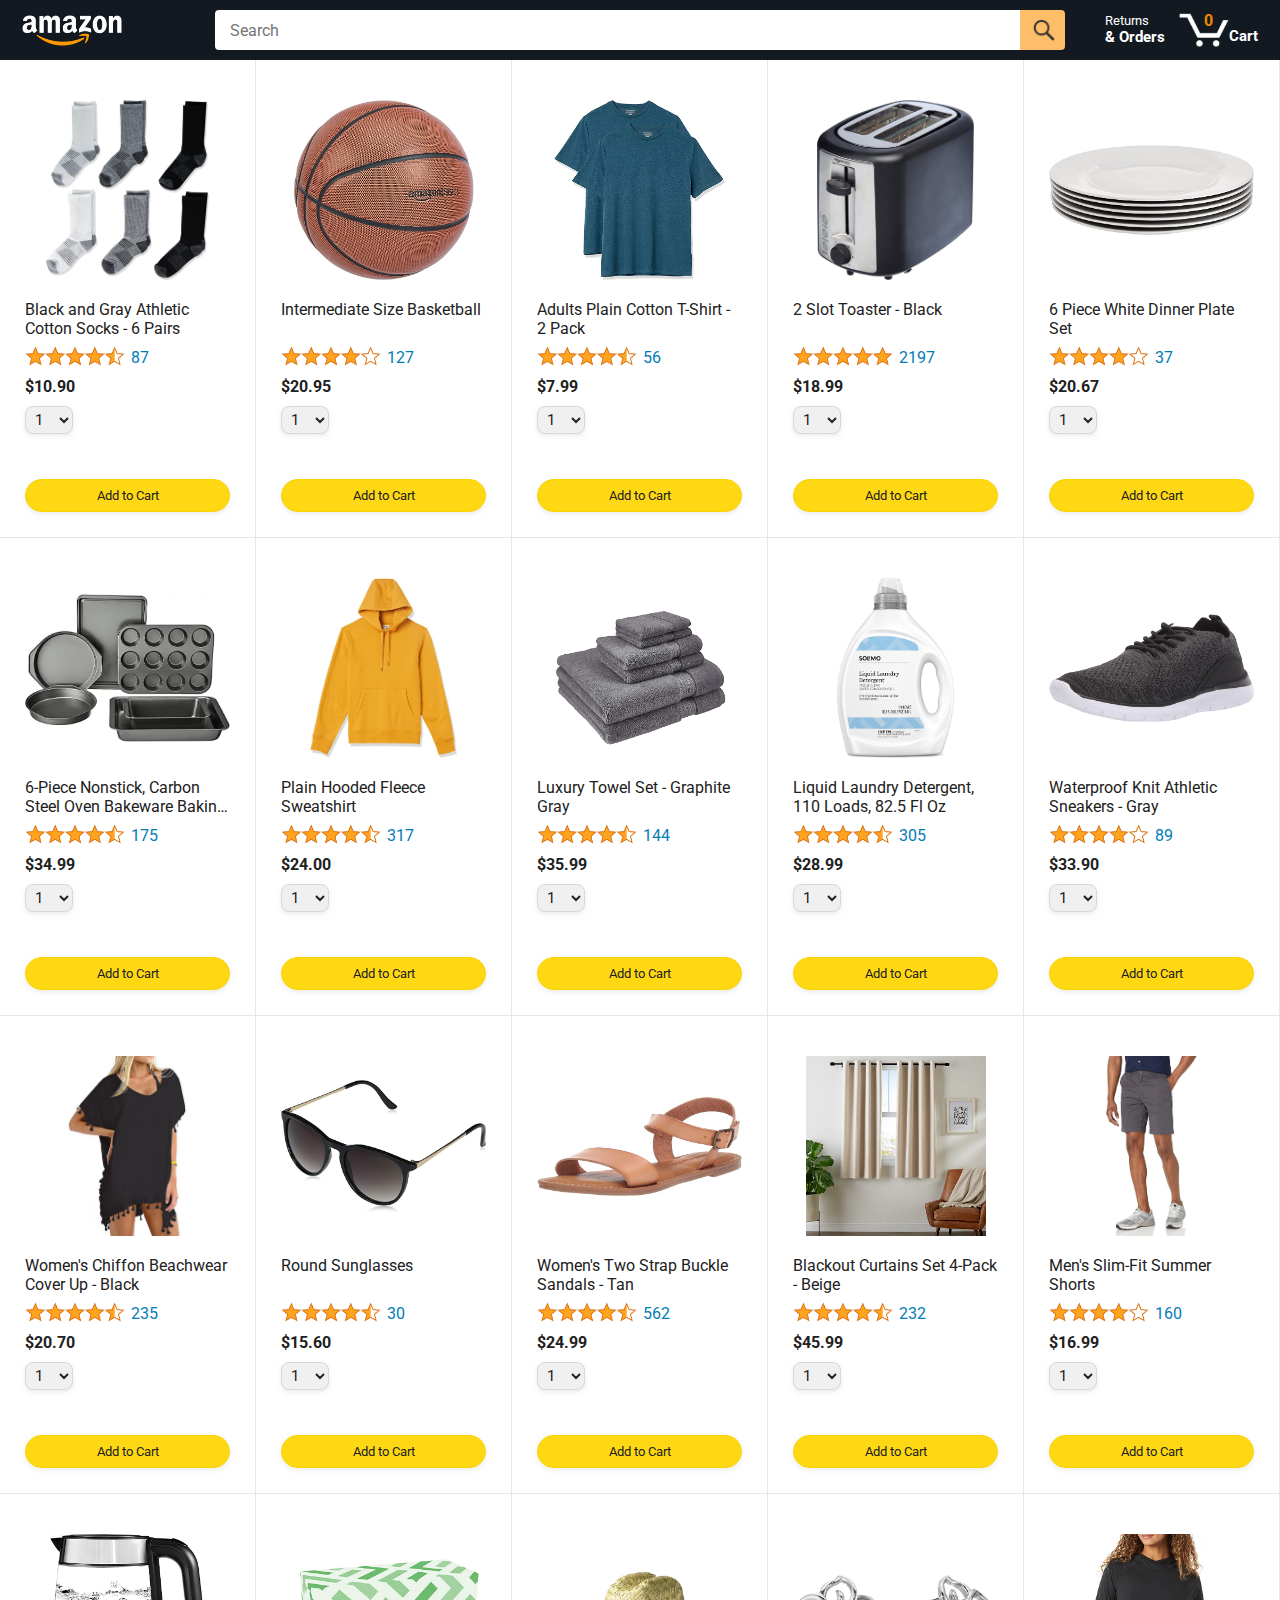
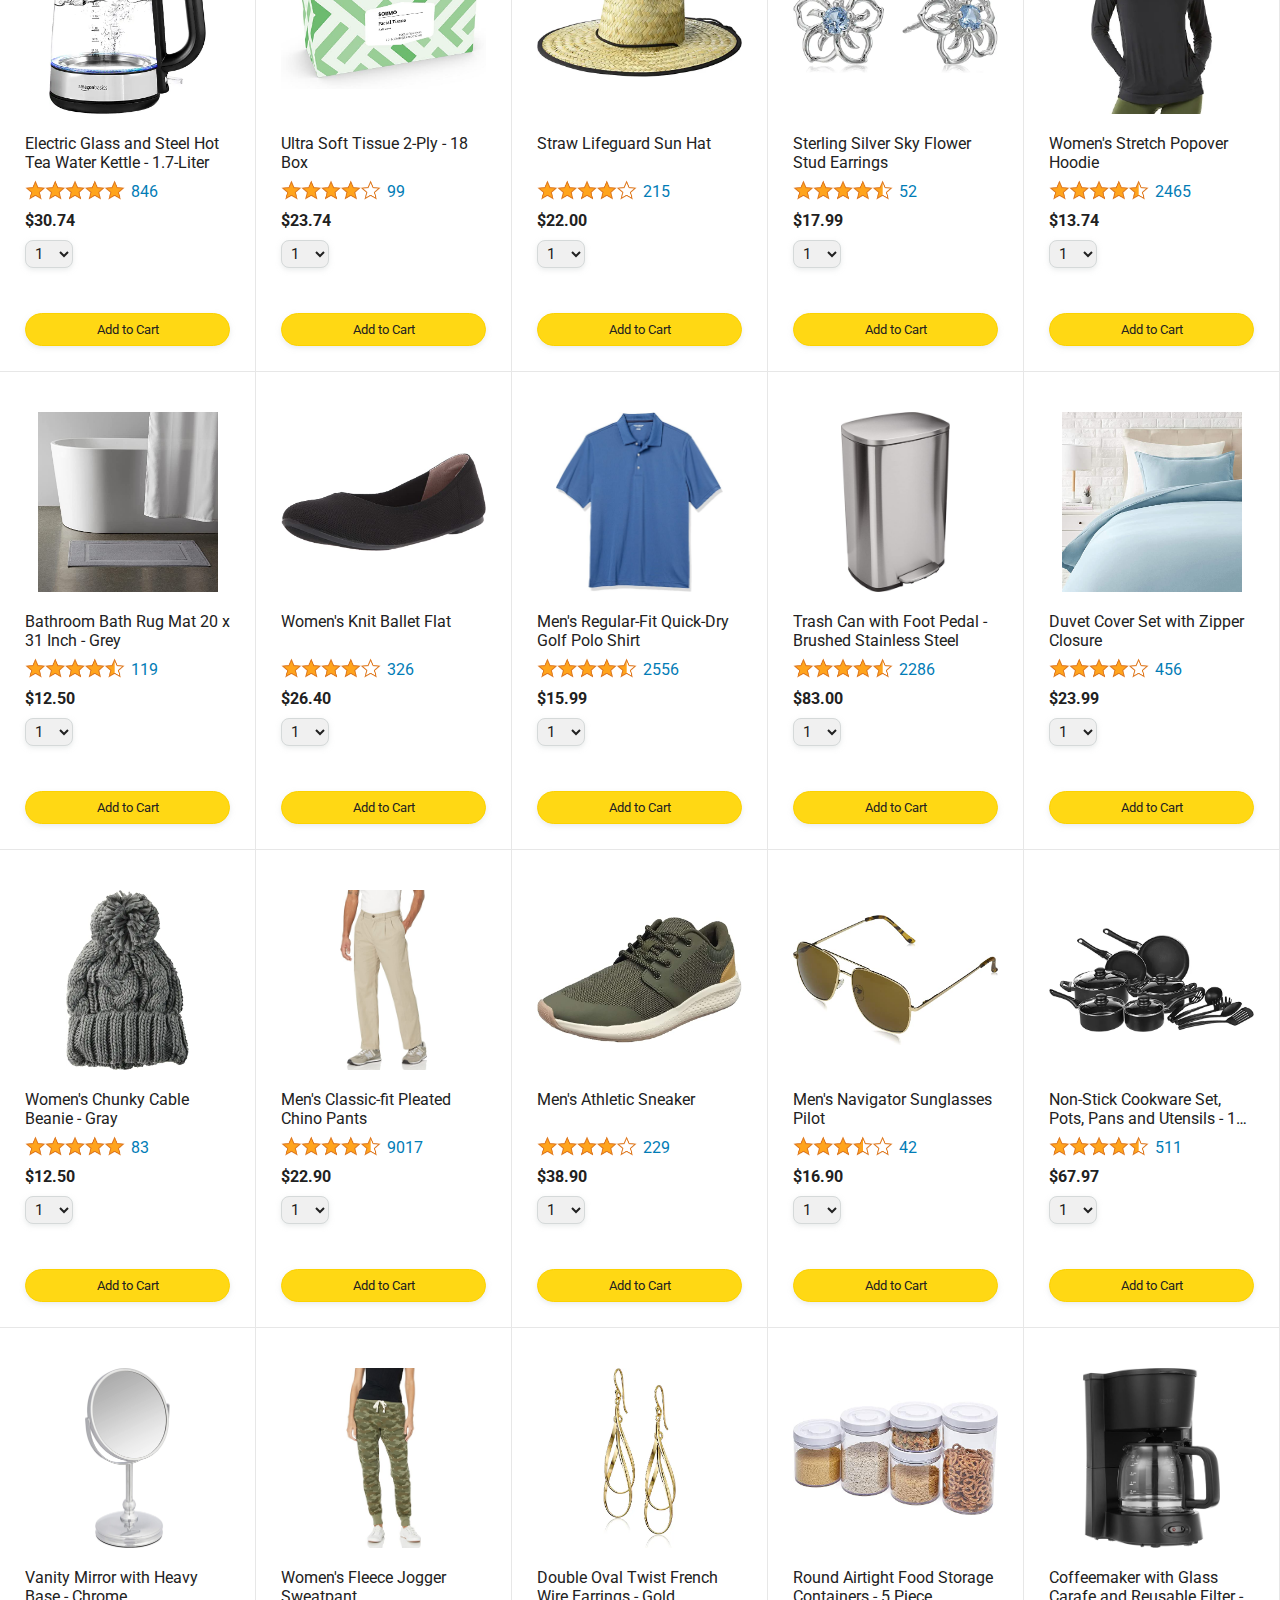
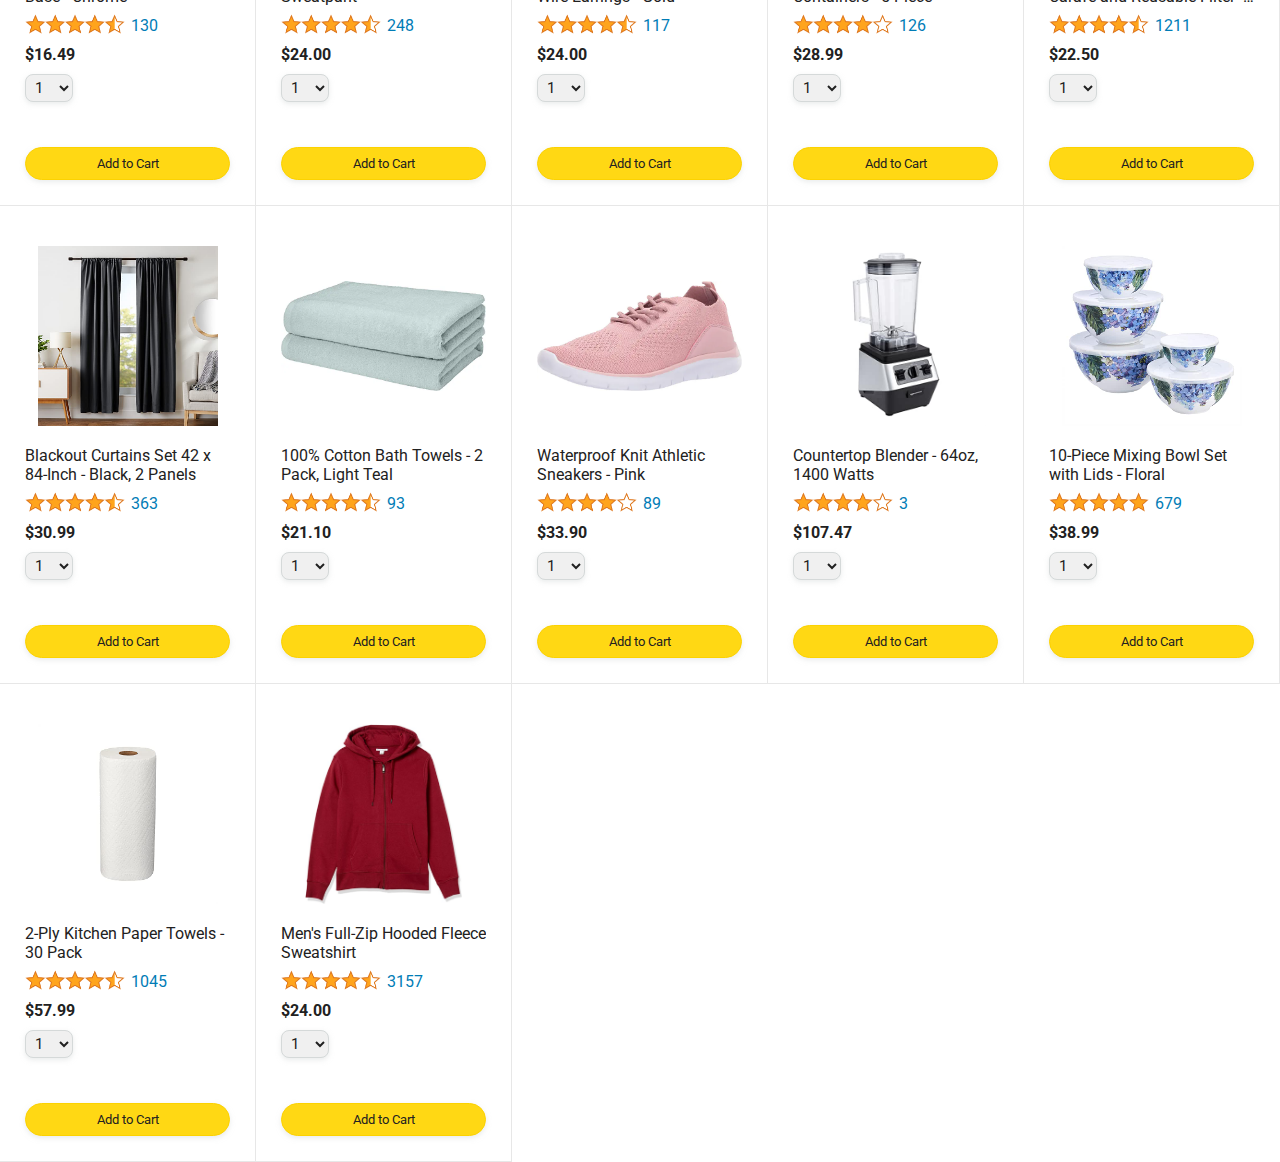
<file: index.html>
<!DOCTYPE html>
<html>
  <head>
    <title>Amazon Project</title>
    <meta name="viewport" content="width=device-width, initial-scale=1" />

    <!-- Google Fonts -->
    <link rel="preconnect" href="https://fonts.googleapis.com" />
    <link rel="preconnect" href="https://fonts.gstatic.com" crossorigin />
    <link
      href="https://fonts.googleapis.com/css2?family=Roboto:wght@400;500;700&display=swap"
      rel="stylesheet"
    />

    <!-- CSS Files -->
    <link rel="stylesheet" href="styles/shared/general.css" />
    <link rel="stylesheet" href="styles/shared/amazon-header.css" />
    <link rel="stylesheet" href="styles/pages/amazon.css" />
  </head>
  <body>
    <div class="amazon-header">
      <div class="amazon-header-left-section">
        <a href="index.html" class="header-link">
          <img class="amazon-logo" src="images/amazon-logo-white.png" />
          <img
            class="amazon-mobile-logo"
            src="images/amazon-mobile-logo-white.png"
          />
        </a>
      </div>

      <div class="amazon-header-middle-section">
        <input class="search-bar" type="text" placeholder="Search" />

        <button class="search-button">
          <img class="search-icon" src="images/icons/search-icon.png" />
        </button>
      </div>

      <div class="amazon-header-right-section">
        <a class="orders-link header-link" href="orders.html">
          <span class="returns-text">Returns</span>
          <span class="orders-text">& Orders</span>
        </a>

        <a class="cart-link header-link" href="checkout.html">
          <img class="cart-icon" src="images/icons/cart-icon.png" />
          <div class="cart-quantity js-cart-quantity">0</div>
          <div class="cart-text">Cart</div>
        </a>
      </div>
    </div>

    <div class="main">
      <div class="products-grid js-products-grid"></div>
    </div>

    <script src="data/cart.js"></script>
    <script src="data/products.js"></script>
    <script src="scripts/amazon.js"></script>
  </body>
</html>
</file>
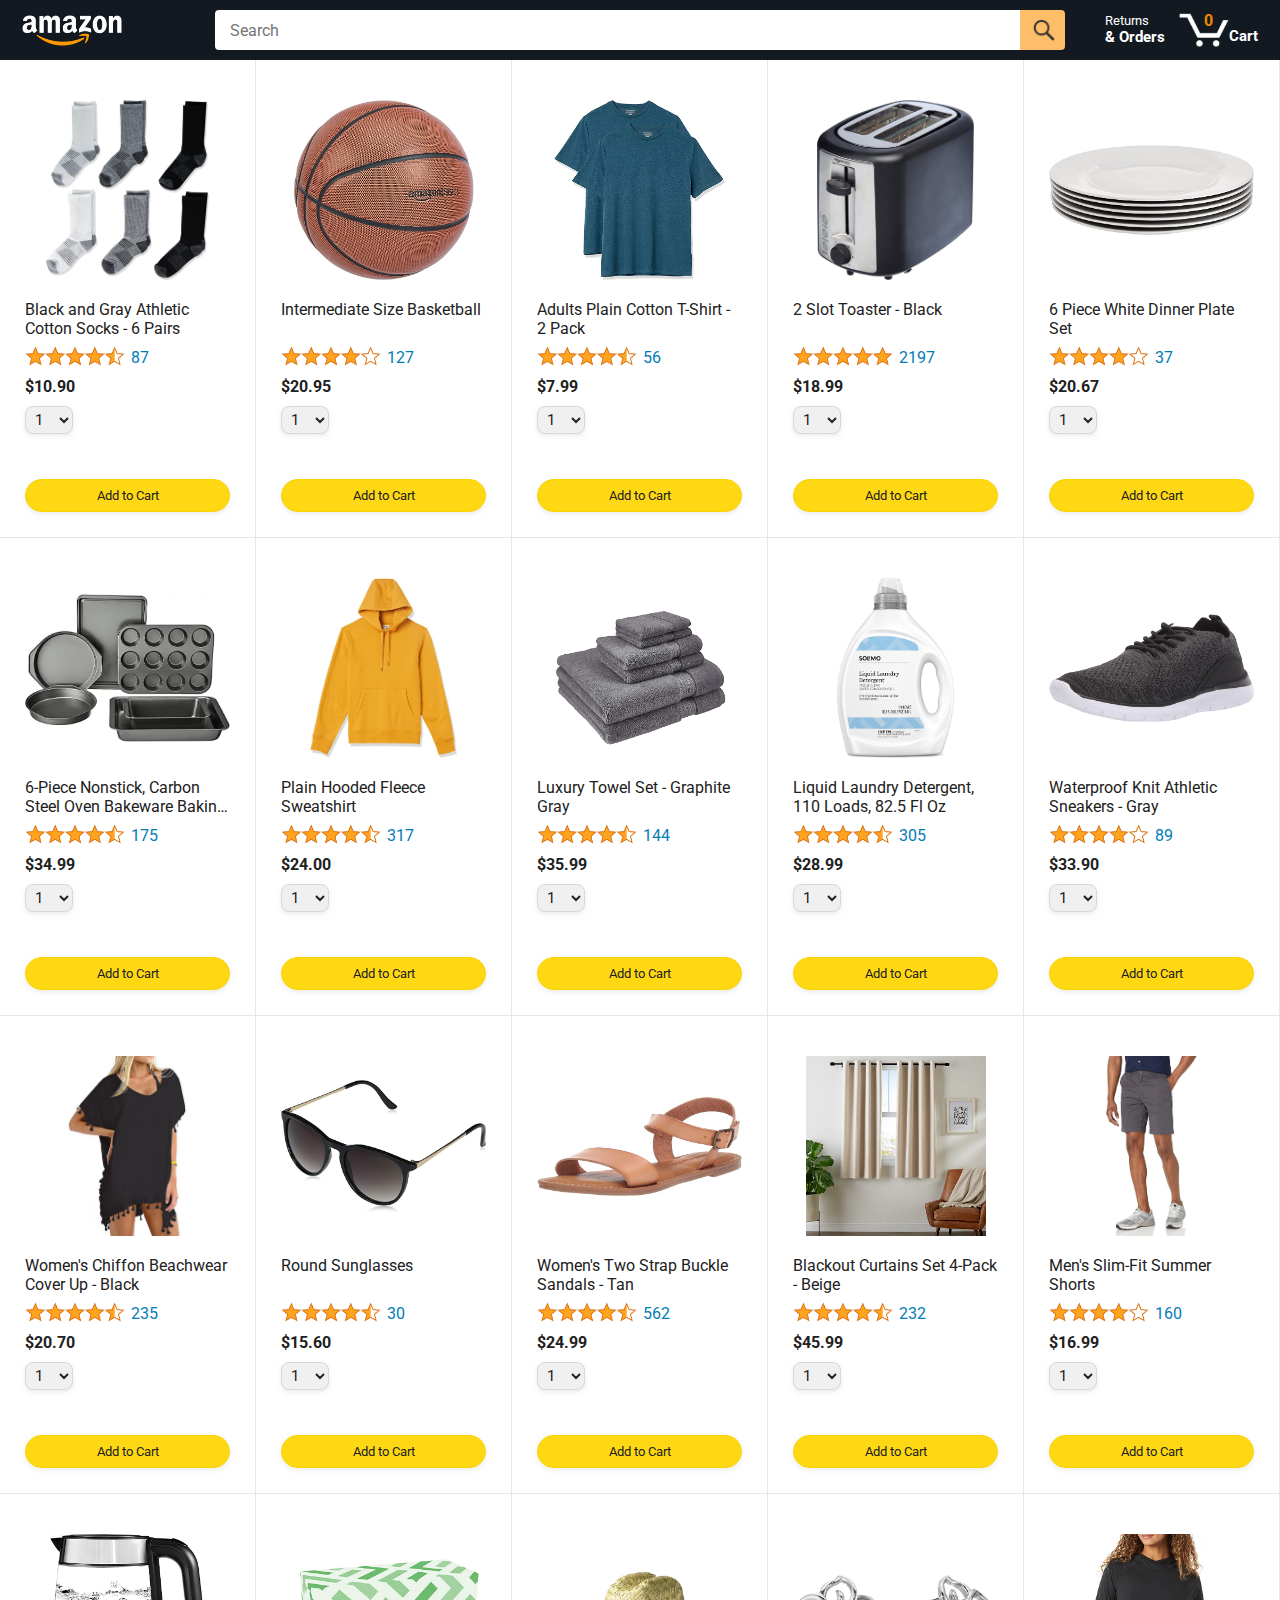
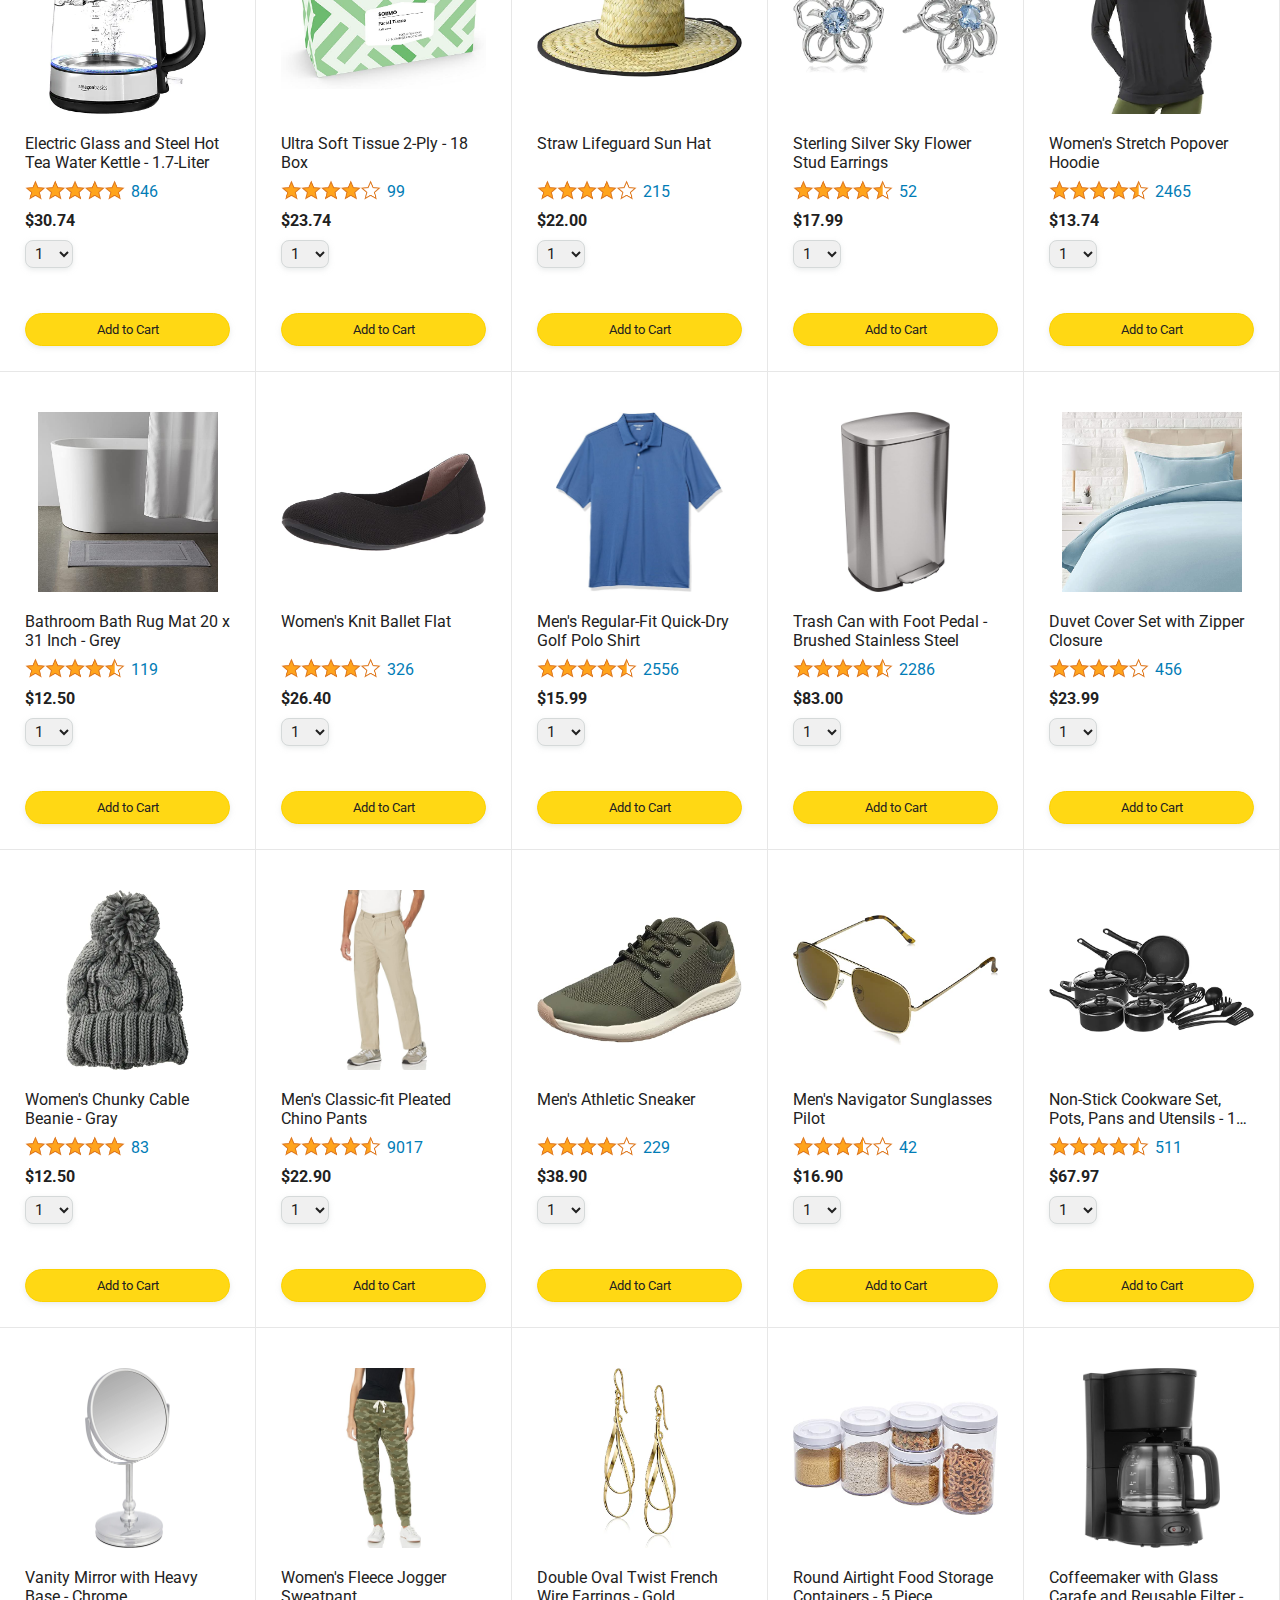
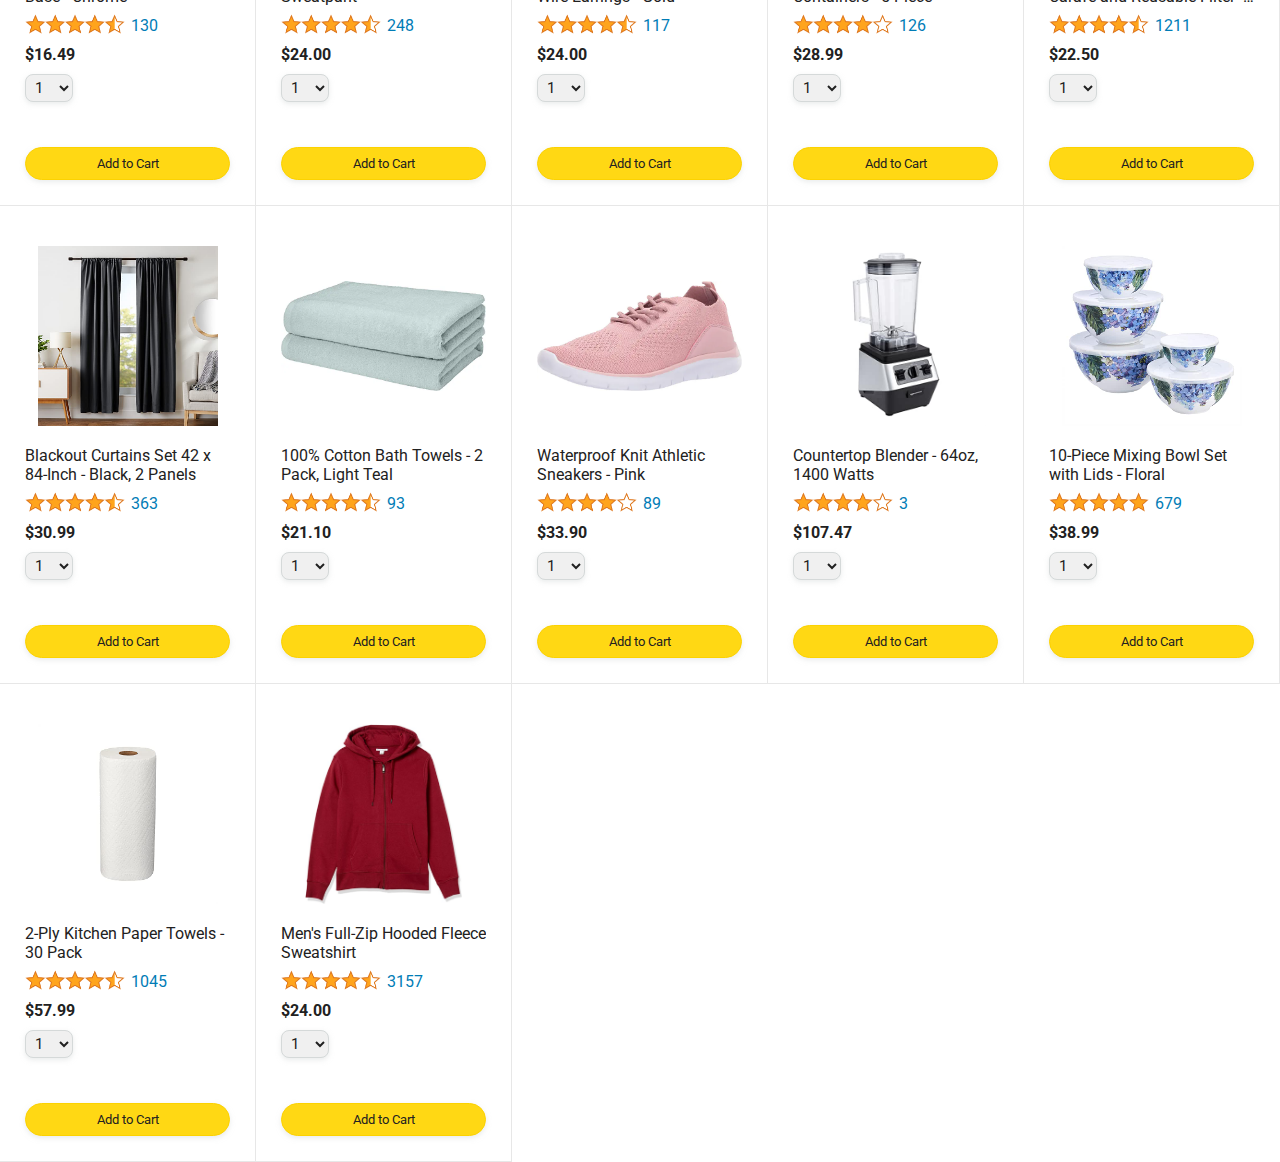
<file: amazon.html>
<!DOCTYPE html>
<html>
  <head>
    <title>Amazon Project</title>

    <!-- This code is needed for responsive design to work.
      (Responsive design = make the website look good on
      smaller screen sizes like a phone or a tablet). -->
    <meta name="viewport" content="width=device-width, initial-scale=1">

    <!-- Load a font called Roboto from Google Fonts. -->
    <link rel="preconnect" href="https://fonts.googleapis.com">
    <link rel="preconnect" href="https://fonts.gstatic.com" crossorigin>
    <link href="https://fonts.googleapis.com/css2?family=Roboto:wght@400;500;700&display=swap" rel="stylesheet">

    <!-- Here are the CSS files for this page. -->
    <link rel="stylesheet" href="styles/shared/general.css">
    <link rel="stylesheet" href="styles/shared/amazon-header.css">
    <link rel="stylesheet" href="styles/pages/amazon.css">
  </head>
  <body>
    <div class="amazon-header">
      <div class="amazon-header-left-section">
        <a href="amazon.html" class="header-link">
          <img class="amazon-logo"
            src="images/amazon-logo-white.png">
          <img class="amazon-mobile-logo"
            src="images/amazon-mobile-logo-white.png">
        </a>
      </div>

      <div class="amazon-header-middle-section">
        <input class="search-bar" type="text" placeholder="Search">

        <button class="search-button">
          <img class="search-icon" src="images/icons/search-icon.png">
        </button>
      </div>

      <div class="amazon-header-right-section">
        <a class="orders-link header-link" href="orders.html">
          <span class="returns-text">Returns</span>
          <span class="orders-text">& Orders</span>
        </a>

        <a class="cart-link header-link" href="checkout.html">
          <img class="cart-icon" src="images/icons/cart-icon.png">
          <div class="cart-quantity js-cart-quantity">0</div>
          <div class="cart-text">Cart</div>
        </a>
      </div>
    </div>

    <div class="main">
      <div class="products-grid js-products-grid">
      </div>
    </div>

    <script src="data/cart.js"></script>
    <script src="data/products.js"></script>
    <script src="scripts/amazon.js"></script>
  </body>
</html>
</file>
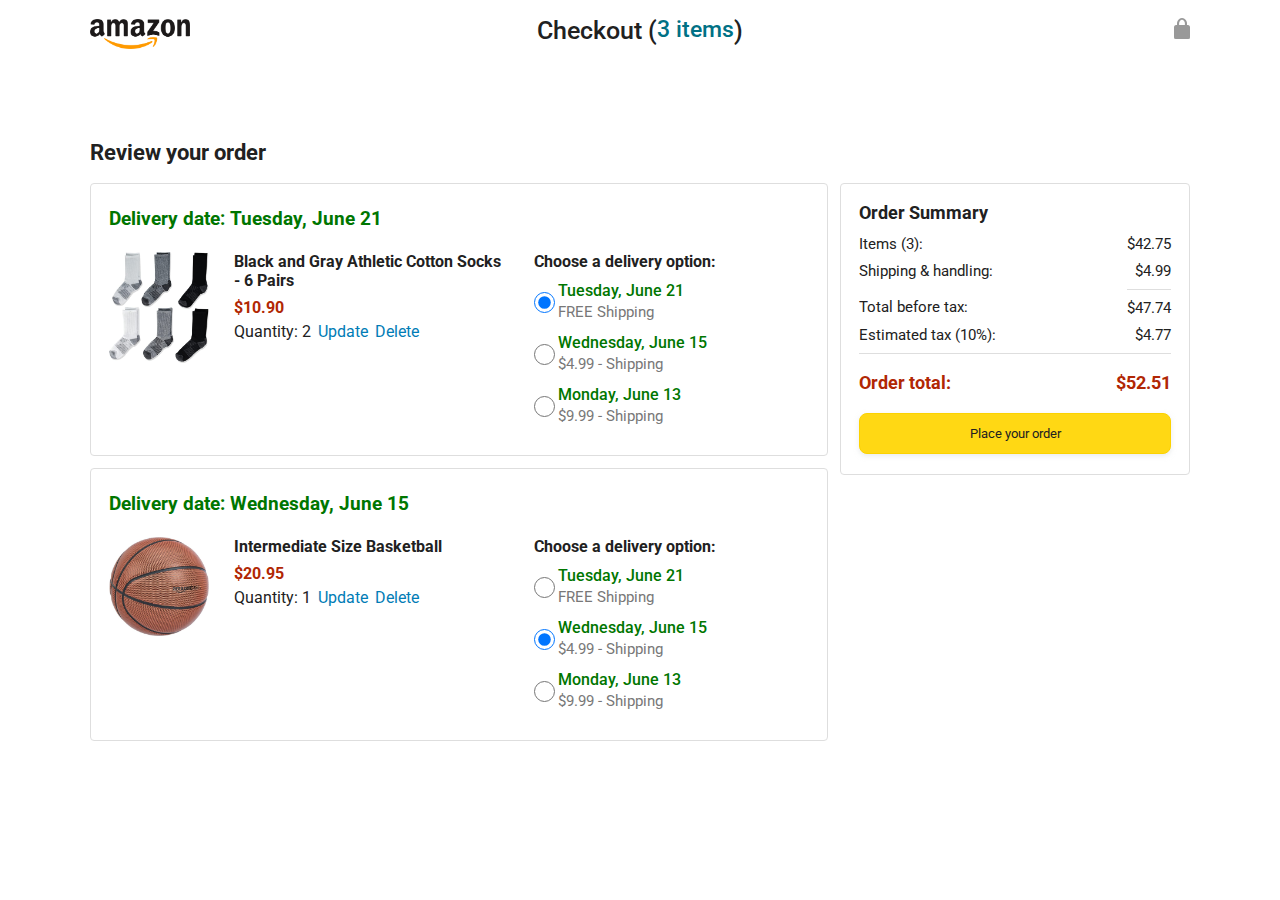
<file: checkout.html>
<!DOCTYPE html>
<html>
  <head>
    <title>Checkout</title>

    <!-- This code is needed for responsive design to work.
      (Responsive design = make the website look good on
      smaller screen sizes like a phone or a tablet). -->
    <meta name="viewport" content="width=device-width, initial-scale=1">

    <!-- Load a font called Roboto from Google Fonts. -->
    <link rel="preconnect" href="https://fonts.googleapis.com">
    <link rel="preconnect" href="https://fonts.gstatic.com" crossorigin>
    <link href="https://fonts.googleapis.com/css2?family=Roboto:wght@400;500;700&display=swap" rel="stylesheet">

    <!-- Here are the CSS files for this page. -->
    <link rel="stylesheet" href="styles/shared/general.css">
    <link rel="stylesheet" href="styles/pages/checkout/checkout-header.css">
    <link rel="stylesheet" href="styles/pages/checkout/checkout.css">
  </head>
  <body>
    <div class="checkout-header">
      <div class="header-content">
        <div class="checkout-header-left-section">
          <a href="amazon.html">
            <img class="amazon-logo" src="images/amazon-logo.png">
            <img class="amazon-mobile-logo" src="images/amazon-mobile-logo.png">
          </a>
        </div>

        <div class="checkout-header-middle-section">
          Checkout (<a class="return-to-home-link"
            href="amazon.html">3 items</a>)
        </div>

        <div class="checkout-header-right-section">
          <img src="images/icons/checkout-lock-icon.png">
        </div>
      </div>
    </div>

    <div class="main">
      <div class="page-title">Review your order</div>

      <div class="checkout-grid">
        <div class="order-summary">
          <div class="cart-item-container">
            <div class="delivery-date">
              Delivery date: Tuesday, June 21
            </div>

            <div class="cart-item-details-grid">
              <img class="product-image"
                src="images/products/athletic-cotton-socks-6-pairs.jpg">

              <div class="cart-item-details">
                <div class="product-name">
                  Black and Gray Athletic Cotton Socks - 6 Pairs
                </div>
                <div class="product-price">
                  $10.90
                </div>
                <div class="product-quantity">
                  <span>
                    Quantity: <span class="quantity-label">2</span>
                  </span>
                  <span class="update-quantity-link link-primary">
                    Update
                  </span>
                  <span class="delete-quantity-link link-primary">
                    Delete
                  </span>
                </div>
              </div>

              <div class="delivery-options">
                <div class="delivery-options-title">
                  Choose a delivery option:
                </div>
                <div class="delivery-option">
                  <input type="radio" checked
                    class="delivery-option-input"
                    name="delivery-option-1">
                  <div>
                    <div class="delivery-option-date">
                      Tuesday, June 21
                    </div>
                    <div class="delivery-option-price">
                      FREE Shipping
                    </div>
                  </div>
                </div>
                <div class="delivery-option">
                  <input type="radio"
                    class="delivery-option-input"
                    name="delivery-option-1">
                  <div>
                    <div class="delivery-option-date">
                      Wednesday, June 15
                    </div>
                    <div class="delivery-option-price">
                      $4.99 - Shipping
                    </div>
                  </div>
                </div>
                <div class="delivery-option">
                  <input type="radio"
                    class="delivery-option-input"
                    name="delivery-option-1">
                  <div>
                    <div class="delivery-option-date">
                      Monday, June 13
                    </div>
                    <div class="delivery-option-price">
                      $9.99 - Shipping
                    </div>
                  </div>
                </div>
              </div>
            </div>
          </div>

          <div class="cart-item-container">
            <div class="delivery-date">
              Delivery date: Wednesday, June 15
            </div>

            <div class="cart-item-details-grid">
              <img class="product-image"
                src="images/products/intermediate-composite-basketball.jpg">

              <div class="cart-item-details">
                <div class="product-name">
                  Intermediate Size Basketball
                </div>
                <div class="product-price">
                  $20.95
                </div>
                <div class="product-quantity">
                  <span>
                    Quantity: <span class="quantity-label">1</span>
                  </span>
                  <span class="update-quantity-link link-primary">
                    Update
                  </span>
                  <span class="delete-quantity-link link-primary">
                    Delete
                  </span>
                </div>
              </div>

              <div class="delivery-options">
                <div class="delivery-options-title">
                  Choose a delivery option:
                </div>

                <div class="delivery-option">
                  <input type="radio" class="delivery-option-input"
                    name="delivery-option-2">
                  <div>
                    <div class="delivery-option-date">
                      Tuesday, June 21
                    </div>
                    <div class="delivery-option-price">
                      FREE Shipping
                    </div>
                  </div>
                </div>
                <div class="delivery-option">
                  <input type="radio" checked class="delivery-option-input"
                    name="delivery-option-2">
                  <div>
                    <div class="delivery-option-date">
                      Wednesday, June 15
                    </div>
                    <div class="delivery-option-price">
                      $4.99 - Shipping
                    </div>
                  </div>
                </div>
                <div class="delivery-option">
                  <input type="radio" class="delivery-option-input"
                    name="delivery-option-2">
                  <div>
                    <div class="delivery-option-date">
                      Monday, June 13
                    </div>
                    <div class="delivery-option-price">
                      $9.99 - Shipping
                    </div>
                  </div>
                </div>
              </div>
            </div>
          </div>
        </div>

        <div class="payment-summary">
          <div class="payment-summary-title">
            Order Summary
          </div>

          <div class="payment-summary-row">
            <div>Items (3):</div>
            <div class="payment-summary-money">$42.75</div>
          </div>

          <div class="payment-summary-row">
            <div>Shipping &amp; handling:</div>
            <div class="payment-summary-money">$4.99</div>
          </div>

          <div class="payment-summary-row subtotal-row">
            <div>Total before tax:</div>
            <div class="payment-summary-money">$47.74</div>
          </div>

          <div class="payment-summary-row">
            <div>Estimated tax (10%):</div>
            <div class="payment-summary-money">$4.77</div>
          </div>

          <div class="payment-summary-row total-row">
            <div>Order total:</div>
            <div class="payment-summary-money">$52.51</div>
          </div>

          <button class="place-order-button button-primary">
            Place your order
          </button>
        </div>
      </div>
    </div>
  </body>
</html>
</file>
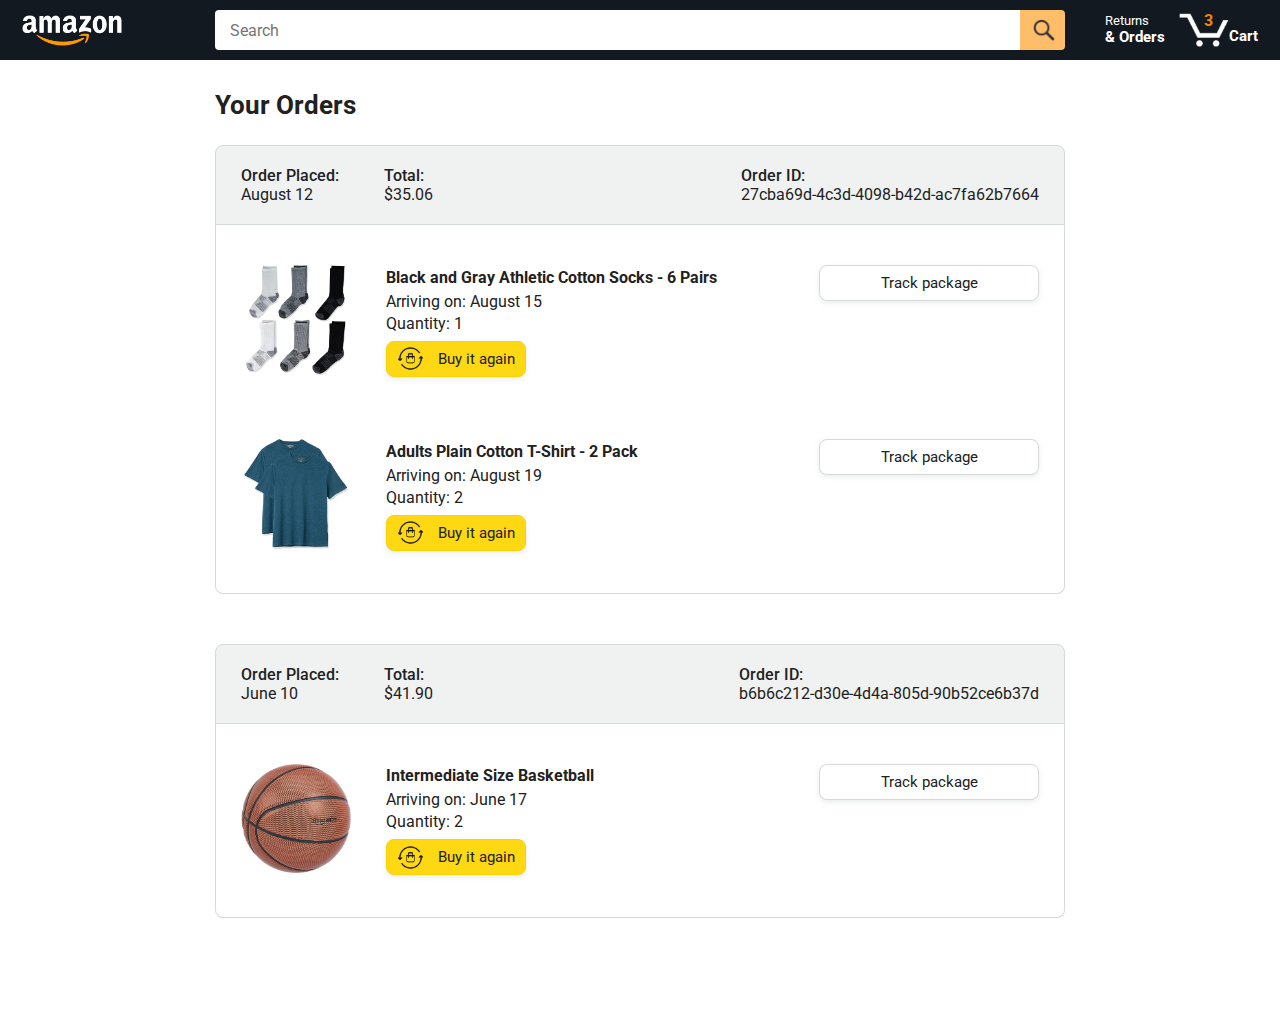
<file: orders.html>
<!DOCTYPE html>
<html>
  <head>
    <title>Orders</title>

    <!-- This code is needed for responsive design to work.
      (Responsive design = make the website look good on
      smaller screen sizes like a phone or a tablet). -->
    <meta name="viewport" content="width=device-width, initial-scale=1">

    <!-- Load a font called Roboto from Google Fonts. -->
    <link rel="preconnect" href="https://fonts.googleapis.com">
    <link rel="preconnect" href="https://fonts.gstatic.com" crossorigin>
    <link href="https://fonts.googleapis.com/css2?family=Roboto:wght@400;500;700&display=swap" rel="stylesheet">

    <!-- Here are the CSS files for this page. -->
    <link rel="stylesheet" href="styles/shared/general.css">
    <link rel="stylesheet" href="styles/shared/amazon-header.css">
    <link rel="stylesheet" href="styles/pages/orders.css">
  </head>
  <body>
    <div class="amazon-header">
      <div class="amazon-header-left-section">
        <a href="amazon.html" class="header-link">
          <img class="amazon-logo"
            src="images/amazon-logo-white.png">
          <img class="amazon-mobile-logo"
            src="images/amazon-mobile-logo-white.png">
        </a>
      </div>

      <div class="amazon-header-middle-section">
        <input class="search-bar" type="text" placeholder="Search">

        <button class="search-button">
          <img class="search-icon" src="images/icons/search-icon.png">
        </button>
      </div>

      <div class="amazon-header-right-section">
        <a class="orders-link header-link" href="orders.html">
          <span class="returns-text">Returns</span>
          <span class="orders-text">& Orders</span>
        </a>

        <a class="cart-link header-link" href="checkout.html">
          <img class="cart-icon" src="images/icons/cart-icon.png">
          <div class="cart-quantity">3</div>
          <div class="cart-text">Cart</div>
        </a>
      </div>
    </div>

    <div class="main">
      <div class="page-title">Your Orders</div>

      <div class="orders-grid">
        <div class="order-container">
          
          <div class="order-header">
            <div class="order-header-left-section">
              <div class="order-date">
                <div class="order-header-label">Order Placed:</div>
                <div>August 12</div>
              </div>
              <div class="order-total">
                <div class="order-header-label">Total:</div>
                <div>$35.06</div>
              </div>
            </div>

            <div class="order-header-right-section">
              <div class="order-header-label">Order ID:</div>
              <div>27cba69d-4c3d-4098-b42d-ac7fa62b7664</div>
            </div>
          </div>

          <div class="order-details-grid">
            <div class="product-image-container">
              <img src="images/products/athletic-cotton-socks-6-pairs.jpg">
            </div>

            <div class="product-details">
              <div class="product-name">
                Black and Gray Athletic Cotton Socks - 6 Pairs
              </div>
              <div class="product-delivery-date">
                Arriving on: August 15
              </div>
              <div class="product-quantity">
                Quantity: 1
              </div>
              <button class="buy-again-button button-primary">
                <img class="buy-again-icon" src="images/icons/buy-again.png">
                <span class="buy-again-message">Buy it again</span>
              </button>
            </div>

            <div class="product-actions">
              <a href="tracking.html">
                <button class="track-package-button button-secondary">
                  Track package
                </button>
              </a>
            </div>

            <div class="product-image-container">
              <img src="images/products/adults-plain-cotton-tshirt-2-pack-teal.jpg">
            </div>

            <div class="product-details">
              <div class="product-name">
                Adults Plain Cotton T-Shirt - 2 Pack
              </div>
              <div class="product-delivery-date">
                Arriving on: August 19
              </div>
              <div class="product-quantity">
                Quantity: 2
              </div>
              <button class="buy-again-button button-primary">
                <img class="buy-again-icon" src="images/icons/buy-again.png">
                <span class="buy-again-message">Buy it again</span>
              </button>
            </div>

            <div class="product-actions">
              <a href="tracking.html">
                <button class="track-package-button button-secondary">
                  Track package
                </button>
              </a>
            </div>
          </div>
        </div>

        <div class="order-container">

          <div class="order-header">
            <div class="order-header-left-section">
              <div class="order-date">
                <div class="order-header-label">Order Placed:</div>
                <div>June 10</div>
              </div>
              <div class="order-total">
                <div class="order-header-label">Total:</div>
                <div>$41.90</div>
              </div>
            </div>

            <div class="order-header-right-section">
              <div class="order-header-label">Order ID:</div>
              <div>b6b6c212-d30e-4d4a-805d-90b52ce6b37d</div>
            </div>
          </div>

          <div class="order-details-grid">
            <div class="product-image-container">
              <img src="images/products/intermediate-composite-basketball.jpg">
            </div>

            <div class="product-details">
              <div class="product-name">
                Intermediate Size Basketball
              </div>
              <div class="product-delivery-date">
                Arriving on: June 17
              </div>
              <div class="product-quantity">
                Quantity: 2
              </div>
              <button class="buy-again-button button-primary">
                <img class="buy-again-icon" src="images/icons/buy-again.png">
                <span class="buy-again-message">Buy it again</span>
              </button>
            </div>

            <div class="product-actions">
              <a href="tracking.html">
                <button class="track-package-button button-secondary">
                  Track package
                </button>
              </a>
            </div>
          </div>
        </div>
      </div>
    </div>
  </body>
</html>
</file>
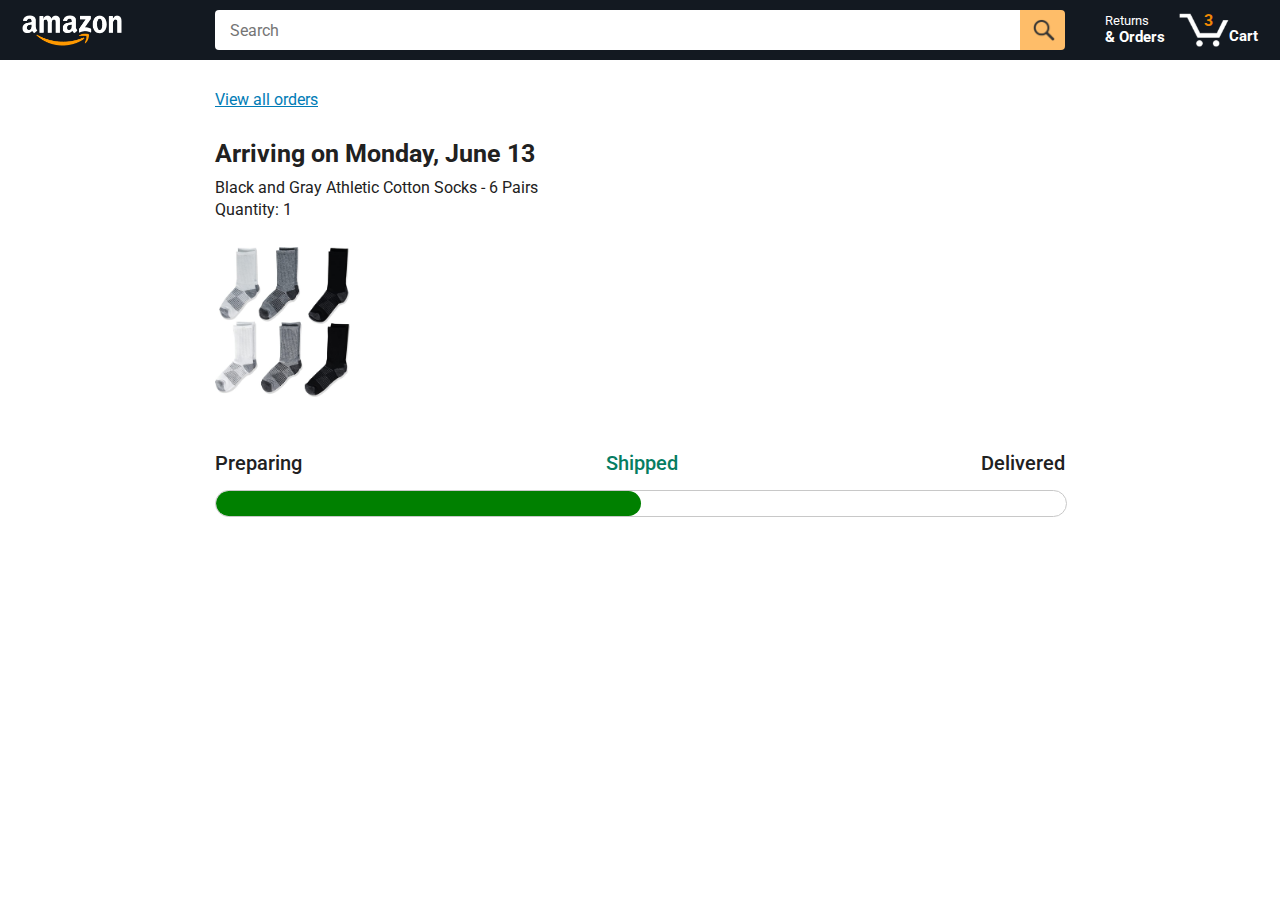
<file: tracking.html>
<!DOCTYPE html>
<html>
  <head>
    <title>Tracking</title>

    <!-- This code is needed for responsive design to work.
      (Responsive design = make the website look good on
      smaller screen sizes like a phone or a tablet). -->
    <meta name="viewport" content="width=device-width, initial-scale=1">

    <!-- Load a font called Roboto from Google Fonts. -->
    <link rel="preconnect" href="https://fonts.googleapis.com">
    <link rel="preconnect" href="https://fonts.gstatic.com" crossorigin>
    <link href="https://fonts.googleapis.com/css2?family=Roboto:wght@400;500;700&display=swap" rel="stylesheet">

    <!-- Here are the CSS files for this page. -->
    <link rel="stylesheet" href="styles/shared/general.css">
    <link rel="stylesheet" href="styles/shared/amazon-header.css">
    <link rel="stylesheet" href="styles/pages/tracking.css">
  </head>
  <body>
    <div class="amazon-header">
      <div class="amazon-header-left-section">
        <a href="amazon.html" class="header-link">
          <img class="amazon-logo"
            src="images/amazon-logo-white.png">
          <img class="amazon-mobile-logo"
            src="images/amazon-mobile-logo-white.png">
        </a>
      </div>

      <div class="amazon-header-middle-section">
        <input class="search-bar" type="text" placeholder="Search">

        <button class="search-button">
          <img class="search-icon" src="images/icons/search-icon.png">
        </button>
      </div>

      <div class="amazon-header-right-section">
        <a class="orders-link header-link" href="orders.html">
          <span class="returns-text">Returns</span>
          <span class="orders-text">& Orders</span>
        </a>

        <a class="cart-link header-link" href="checkout.html">
          <img class="cart-icon" src="images/icons/cart-icon.png">
          <div class="cart-quantity">3</div>
          <div class="cart-text">Cart</div>
        </a>
      </div>
    </div>

    <div class="main">
      <div class="order-tracking">
        <a class="back-to-orders-link link-primary" href="orders.html">
          View all orders
        </a>

        <div class="delivery-date">
          Arriving on Monday, June 13
        </div>

        <div class="product-info">
          Black and Gray Athletic Cotton Socks - 6 Pairs
        </div>

        <div class="product-info">
          Quantity: 1
        </div>

        <img class="product-image" src="images/products/athletic-cotton-socks-6-pairs.jpg">

        <div class="progress-labels-container">
          <div class="progress-label">
            Preparing
          </div>
          <div class="progress-label current-status">
            Shipped
          </div>
          <div class="progress-label">
            Delivered
          </div>
        </div>

        <div class="progress-bar-container">
          <div class="progress-bar"></div>
        </div>
      </div>
    </div>
  </body>
</html>
</file>
<file: styles/shared/general.css>
body {
  font-family: Roboto, Arial;
  color: rgb(33, 33, 33);
  /* The <body> element has a default margin of 8px
     on all sides. This removes the default margins. */
  margin: 0;
}

/* <p> elements have a default margin on the top
   and bottom. This removes the default margins. */
p {
  margin: 0;
}

button {
  cursor: pointer;
}

select {
  cursor: pointer;
}

input, select, button {
  font-family: Roboto, Arial;
}

.button-primary {
  color: rgb(33, 33, 33);
  background-color: rgb(255, 216, 20);
  border: 1px solid rgb(252, 210, 0);
  border-radius: 8px;
  cursor: pointer;
  box-shadow: 0 2px 5px rgba(213, 217, 217, 0.5);
}

.button-primary:hover {
  background-color: rgb(247, 202, 0);
  border: 1px solid rgb(242, 194, 0);
}

.button-primary:active {
  background: rgb(255, 216, 20);
  border-color: rgb(252, 210, 0);
  box-shadow: none;
}

.button-secondary {
  color: rgb(33, 33, 33);
  background: white;
  border: 1px solid rgb(213, 217, 217);
  border-radius: 8px;
  cursor: pointer;
  box-shadow: 0 2px 5px rgba(213, 217, 217, 0.5);
}

.button-secondary:hover {
  background-color: rgb(247, 250, 250);
}

.button-secondary:active {
  background-color: rgb(237, 253, 255);
  box-shadow: none;
}

/* These styles will limit text to 2 lines. Anything
   beyond 2 lines will be replaced with "..."
   You can find this code by using an A.I. tool or by
   searching in Google.
   https://css-tricks.com/almanac/properties/l/line-clamp/ */
.limit-text-to-2-lines {
  display: -webkit-box;
  -webkit-line-clamp: 2;
  -webkit-box-orient: vertical;
  overflow: hidden;
}

.link-primary {
  color: rgb(1, 124, 182);
  cursor: pointer;
}

.link-primary:hover {
  color: rgb(196, 80, 0);
}

/* Styles for dropdown selectors. */
select {
  color: rgb(33, 33, 33);
  background-color: rgb(240, 240, 240);
  border: 1px solid rgb(213, 217, 217);
  border-radius: 8px;
  padding: 3px 5px;
  font-size: 15px;
  cursor: pointer;
  box-shadow: 0 2px 5px rgba(213, 217, 217, 0.5);
}

select:focus,
input:focus {
  outline: 2px solid rgb(255, 153, 0);
}
</file>
<file: styles/shared/amazon-header.css>
.amazon-header {
  background-color: rgb(19, 25, 33);
  color: white;
  padding-left: 15px;
  padding-right: 15px;

  display: flex;
  align-items: center;
  justify-content: space-between;

  position: fixed;
  top: 0;
  left: 0;
  right: 0;
  height: 60px;
}

.amazon-header-left-section {
  width: 180px;
}

@media (max-width: 800px) {
  .amazon-header-left-section {
    width: unset;
  }
}

.header-link {
  display: inline-block;
  padding: 6px;
  border-radius: 2px;
  cursor: pointer;
  text-decoration: none;
  border: 1px solid rgba(0, 0, 0, 0);
}

.header-link:hover {
  border: 1px solid white;
}

.amazon-logo {
  width: 100px;
  margin-top: 5px;
}

.amazon-mobile-logo {
  display: none;
}

@media (max-width: 575px) {
  .amazon-logo {
    display: none;
  }

  .amazon-mobile-logo {
    display: block;
    height: 35px;
    margin-top: 5px;
  }
}

.amazon-header-middle-section {
  flex: 1;
  max-width: 850px;
  margin-left: 10px;
  margin-right: 10px;
  display: flex;
}

.search-bar {
  flex: 1;
  width: 0;
  font-size: 16px;
  height: 38px;
  padding-left: 15px;
  border: none;
  border-top-left-radius: 4px;
  border-bottom-left-radius: 4px;
  border-top-right-radius: 0;
  border-bottom-right-radius: 0;
}

.search-button {
  background-color: rgb(254, 189, 105);
  border: none;
  width: 45px;
  height: 40px;
  border-top-right-radius: 4px;
  border-bottom-right-radius: 4px;
  flex-shrink: 0;
}

.search-icon {
  height: 22px;
  margin-left: 2px;
  margin-top: 3px;
}

.amazon-header-right-section {
  width: 180px;
  flex-shrink: 0;
  display: flex;
  justify-content: end;
}

.orders-link {
  color: white;
}

.returns-text {
  display: block;
  font-size: 13px;
}

.orders-text {
  display: block;
  font-size: 15px;
  font-weight: 700;
}

.cart-link {
  color: white;
  display: flex;
  align-items: center;
  position: relative;
}

.cart-icon {
  width: 50px;
}

.cart-text {
  margin-top: 12px;
  font-size: 15px;
  font-weight: 700;
}

.cart-quantity {
  color: rgb(240, 136, 4);
  font-size: 16px;
  font-weight: 700;

  position: absolute;
  top: 4px;
  left: 22px;
  
  width: 26px;
  text-align: center;
}
</file>
<file: styles/pages/amazon.css>
.main {
  margin-top: 60px;
}

.products-grid {
  display: grid;

  /* - In CSS Grid, 1fr means a column will take up the
       remaining space in the grid.
     - If we write 1fr 1fr ... 1fr; 8 times, this will
       divide the grid into 8 columns, each taking up an
       equal amount of the space.
     - repeat(8, 1fr); is a shortcut for repeating "1fr"
       8 times (instead of typing out "1fr" 8 times).
       repeat(...) is a special property that works with
       display: grid; */
  grid-template-columns: repeat(8, 1fr);
}

/* @media is used to create responsive design (making the
   website look good on any screen size). This @media
   means when the screen width is 2000px or less, we
   will divide the grid into 7 columns instead of 8. */
@media (max-width: 2000px) {
  .products-grid {
    grid-template-columns: repeat(7, 1fr);
  }
}

/* This @media means when the screen width is 1600px or
   less, we will divide the grid into 6 columns. */
@media (max-width: 1600px) {
  .products-grid {
    grid-template-columns: repeat(6, 1fr);
  }
}

@media (max-width: 1300px) {
  .products-grid {
    grid-template-columns: repeat(5, 1fr);
  }
}

@media (max-width: 1000px) {
  .products-grid {
    grid-template-columns: repeat(4, 1fr);
  }
}

@media (max-width: 800px) {
  .products-grid {
    grid-template-columns: repeat(3, 1fr);
  }
}

@media (max-width: 575px) {
  .products-grid {
    grid-template-columns: repeat(2, 1fr);
  }
}

@media (max-width: 450px) {
  .products-grid {
    grid-template-columns: 1fr;
  }
}

.product-container {
  padding-top: 40px;
  padding-bottom: 25px;
  padding-left: 25px;
  padding-right: 25px;

  border-right: 1px solid rgb(231, 231, 231);
  border-bottom: 1px solid rgb(231, 231, 231);

  display: flex;
  flex-direction: column;
}

.product-image-container {
  display: flex;
  justify-content: center;
  align-items: center;

  height: 180px;
  margin-bottom: 20px;
}

.product-image {
  /* Images will overflow their container by default. To
    prevent this, we set max-width and max-height to 100%
    so they stay inside their container. */
  max-width: 100%;
  max-height: 100%;
}

.product-name {
  height: 40px;
  margin-bottom: 5px;
}

.product-rating-container {
  display: flex;
  align-items: center;
  margin-bottom: 10px;
}

.product-rating-stars {
  width: 100px;
  margin-right: 6px;
}

.product-rating-count {
  color: rgb(1, 124, 182);
  cursor: pointer;
  margin-top: 3px;
}

.product-price {
  font-weight: 700;
  margin-bottom: 10px;
}

.product-quantity-container {
  margin-bottom: 17px;
}

.product-spacer {
  flex: 1;
}

.added-to-cart {
  color: rgb(6, 125, 98);
  font-size: 16px;

  display: flex;
  align-items: center;
  margin-bottom: 8px;

  /* At first, the "Added to cart" message will
     be invisible. Use JavaScript to change the
     opacity and make it visible. */
  opacity: 0;
}

.added-to-cart img {
  height: 20px;
  margin-right: 5px;
}

.add-to-cart-button {
  width: 100%;
  padding: 8px;
  border-radius: 50px;
}
</file>
<file: styles/pages/checkout/checkout-header.css>
.checkout-header {
  height: 60px;
  padding-left: 30px;
  padding-right: 30px;
  background-color: white;

  display: flex;
  justify-content: center;

  position: fixed;
  top: 0;
  left: 0;
  right: 0;
  z-index: 1000;
}

.header-content {
  width: 100%;
  max-width: 1100px;

  display: flex;
  align-items: center;
}

.checkout-header-left-section {
  width: 150px;
}

.amazon-logo {
  width: 100px;
  margin-top: 12px;
}

.amazon-mobile-logo {
  display: none;
}

@media (max-width: 575px) {
  .checkout-header-left-section {
    width: auto;
  }

  .amazon-logo {
    display: none;
  }

  .amazon-mobile-logo {
    display: inline-block;
    height: 35px;
    margin-top: 5px;
  }
}

.checkout-header-middle-section {
  flex: 1;
  flex-shrink: 0;
  text-align: center;

  font-size: 25px;
  font-weight: 500;

  display: flex;
  justify-content: center;
}

.return-to-home-link {
  color: rgb(0, 113, 133);
  font-size: 23px;
  text-decoration: none;
  cursor: pointer;
}

@media (max-width: 1000px) {
  .checkout-header-middle-section {
    font-size: 20px;
    margin-right: 60px;
  }

  .return-to-home-link {
    font-size: 18px;
  }
}

@media (max-width: 575px) {
  .checkout-header-middle-section {
    margin-right: 5px;
  }
}

.checkout-header-right-section {
  text-align: right;
  width: 150px;
}

@media (max-width: 1000px) {
  .checkout-header-right-section {
    width: auto;
  }
}
</file>
<file: styles/pages/checkout/checkout.css>
.main {
  max-width: 1100px;
  padding-left: 30px;
  padding-right: 30px;

  margin-top: 140px;
  margin-bottom: 100px;

  /* margin-left: auto;
     margin-right auto;
     Is a trick for centering an element horizontally
     without needing a container. */
  margin-left: auto;
  margin-right: auto;
}

.page-title {
  font-weight: 700;
  font-size: 22px;
  margin-bottom: 18px;
}

.checkout-grid {
  display: grid;
  /* Here, 1fr means the first column will take
     up the remaining space in the grid. */
  grid-template-columns: 1fr 350px;
  column-gap: 12px;

  /* Use align-items: start; to prevent the elements
     in the grid from stretching vertically. */
  align-items: start;
}

@media (max-width: 1000px) {
  .main {
    max-width: 500px;
  }

  .checkout-grid {
    grid-template-columns: 1fr;
  }
}

.cart-item-container,
.payment-summary {
  border: 1px solid rgb(222, 222, 222);
  border-radius: 4px;
  padding: 18px;
}

.cart-item-container {
  margin-bottom: 12px;
}

.payment-summary {
  padding-bottom: 5px;
}

@media (max-width: 1000px) {
  .payment-summary {
    /* grid-row: 1 means this element will be placed into row
      1 in the grid. (Normally, the row that an element is
      placed in is determined by the order of the elements in
      the HTML. grid-row overrides this default ordering). */
    grid-row: 1;
    margin-bottom: 12px;
  }
}

.delivery-date {
  color: rgb(0, 118, 0);
  font-weight: 700;
  font-size: 19px;
  margin-top: 5px;
  margin-bottom: 22px;
}

.cart-item-details-grid {
  display: grid;
  /* 100px 1fr 1fr; means the 2nd and 3rd column will
     take up half the remaining space in the grid
     (they will divide up the remaining space evenly). */
  grid-template-columns: 100px 1fr 1fr;
  column-gap: 25px;
}

@media (max-width: 1000px) {
  .cart-item-details-grid {
    grid-template-columns: 100px 1fr;
    row-gap: 30px;
  }
}

.product-image {
  max-width: 100%;
  max-height: 120px;

  /* margin-left: auto;
     margin-right auto;
     Is a trick for centering an element horizontally
     without needing a container. */
  margin-left: auto;
  margin-right: auto;
}

.product-name {
  font-weight: 700;
  margin-bottom: 8px;
}

.product-price {
  color: rgb(177, 39, 4);
  font-weight: 700;
  margin-bottom: 5px;
}

.product-quantity .link-primary {
  margin-left: 3px;
}

@media (max-width: 1000px) {
  .delivery-options {
    /* grid-column: 1 means this element will be placed
       in column 1 in the grid. (Normally, the column that
       an element is placed in is determined by the order
       of the elements in the HTML. grid-column overrides
       this default ordering).
       
       / span 2 means this element will take up 2 columns
       in the grid (Normally, each element takes up 1
       column in the grid). */
    grid-column: 1 / span 2;
  }
}

.delivery-options-title {
  font-weight: 700;
  margin-bottom: 10px;
}

.delivery-option {
  display: grid;
  grid-template-columns: 24px 1fr;
  margin-bottom: 12px;
  cursor: pointer;
}

.delivery-option-input {
  margin-left: 0px;
  cursor: pointer;
}

.delivery-option-date {
  color: rgb(0, 118, 0);
  font-weight: 500;
  margin-bottom: 3px;
}

.delivery-option-price {
  color: rgb(120, 120, 120);
  font-size: 15px;
}

.payment-summary-title {
  font-weight: 700;
  font-size: 18px;
  margin-bottom: 12px;
}

.payment-summary-row {
  display: grid;
  /* 1fr auto; means the width of the 2nd column will be
     determined by the elements inside the column (auto).
     The 1st column will take up the remaining space. */
  grid-template-columns: 1fr auto;

  font-size: 15px;
  margin-bottom: 9px;
}

.payment-summary-money {
  text-align: right;
}

.subtotal-row .payment-summary-money {
  border-top: 1px solid rgb(222, 222, 222);
}

.subtotal-row div {
  padding-top: 9px;
}

.total-row {
  color: rgb(177, 39, 4);
  font-weight: 700;
  font-size: 18px;

  border-top: 1px solid rgb(222, 222, 222);
  padding-top: 18px;
}

.place-order-button {
  width: 100%;
  padding-top: 12px;
  padding-bottom: 12px;
  border-radius: 8px;

  margin-top: 11px;
  margin-bottom: 15px;
}
</file>
<file: styles/pages/orders.css>
.main {
  max-width: 850px;
  margin-top: 90px;
  margin-bottom: 100px;
  padding-left: 20px;
  padding-right: 20px;
  margin-left: auto;
  margin-right: auto;
}

.page-title {
  font-weight: 700;
  font-size: 26px;
  margin-bottom: 25px;
}

.orders-grid {
  display: grid;
  grid-template-columns: 1fr;
  row-gap: 50px;
}

.order-header {
  background-color: rgb(240, 242, 242);
  border: 1px solid rgb(213, 217, 217);

  display: flex;
  align-items: center;
  justify-content: space-between;

  padding: 20px 25px;
  border-top-left-radius: 8px;
  border-top-right-radius: 8px;
}

.order-header-left-section {
  display: flex;
  flex-shrink: 0;
}

.order-header-label {
  font-weight: 500;
}

.order-date,
.order-total {
  margin-right: 45px;
}

.order-header-right-section {
  flex-shrink: 1;
}

@media (max-width: 575px) {
  .order-header {
    flex-direction: column;
    align-items: start;
    line-height: 23px;
    padding: 15px;
  }

  .order-header-left-section {
    flex-direction: column;
  }

  .order-header-label {
    margin-right: 5px;
  }

  .order-date,
  .order-total {
    display: grid;
    grid-template-columns: auto 1fr;
    margin-right: 0;
  }

  .order-header-right-section {
    display: grid;
    grid-template-columns: auto 1fr;
  }
}

.order-details-grid {
  padding: 40px 25px;
  border: 1px solid rgb(213, 217, 217);
  border-top: none;
  border-bottom-left-radius: 8px;
  border-bottom-right-radius: 8px;

  display: grid;
  grid-template-columns: 110px 1fr 220px;
  column-gap: 35px;
  row-gap: 60px;
  align-items: center;
}

@media (max-width: 800px) {
  .order-details-grid {
    grid-template-columns: 110px 1fr;
    row-gap: 0;
    padding-bottom: 8px;
  }
}

@media (max-width: 450px) {
  .order-details-grid {
    grid-template-columns: 1fr;
  }
}

.product-image-container {
  text-align: center;
}

.product-image-container img {
  max-width: 110px;
  max-height: 110px;
}

.product-name {
  font-weight: 700;
  margin-bottom: 5px;
}

.product-delivery-date {
  margin-bottom: 3px;
}

.product-quantity {
  margin-bottom: 8px;
}

.buy-again-button {
  font-size: 15px;
  width: 140px;
  height: 36px;
  border-radius: 8px;

  display: flex;
  align-items: center;
  justify-content: center;
}

.buy-again-icon {
  width: 25px;
  margin-right: 15px;
}

.product-actions {
  align-self: start;
}

.track-package-button {
  width: 100%;
  font-size: 15px;
  padding: 8px;
}

@media (max-width: 800px) {
  .buy-again-button {
    margin-bottom: 10px;
  }

  .product-actions {
    grid-column: 2;
    margin-bottom: 30px;
  }

  .track-package-button {
    width: 140px;
  }
}

@media (max-width: 450px) {
  .product-image-container {
    text-align: center;
    margin-bottom: 25px;
  }

  .product-image-container img {
    max-width: 150px;
    max-height: 150px;
  }

  .product-name {
    margin-bottom: 10px;
  }

  .product-quantity {
    margin-bottom: 15px;
  }

  .buy-again-button {
    width: 100%;
    margin-bottom: 15px;
  }

  .product-actions {
    grid-column: auto;
    margin-bottom: 70px;
  }

  .track-package-button {
    width: 100%;
    padding: 12px;
  }
}
</file>
<file: styles/pages/tracking.css>
.main {
  max-width: 850px;
  margin-top: 90px;
  margin-bottom: 100px;
  padding-left: 30px;
  padding-right: 30px;
  margin-left: auto;
  margin-right: auto;
}

.back-to-orders-link {
  display: inline-block;
  margin-bottom: 30px;
}

.delivery-date {
  font-size: 25px;
  font-weight: 700;
  margin-bottom: 10px;
}

.product-info {
  margin-bottom: 3px;
}

.product-image {
  max-width: 150px;
  max-height: 150px;
  margin-top: 25px;
  margin-bottom: 50px;
}

.progress-labels-container {
  display: flex;
  justify-content: space-between;
  font-size: 20px;
  font-weight: 500;
  margin-bottom: 15px;
}

.current-status {
  color: rgb(6, 125, 98);
}

@media (max-width: 575px) {
  .progress-labels-container {
    font-size: 16px;
  }
}

@media (max-width: 450px) {
  .progress-labels-container {
    flex-direction: column;
    margin-bottom: 5px;
  }

  .progress-label {
    margin-bottom: 3px;
  }
}

.progress-bar-container {
  height: 25px;
  width: 100%;

  border: 1px solid rgb(200, 200, 200);
  border-radius: 50px;
  overflow: hidden;
}

.progress-bar {
  height: 100%;
  background-color: green;
  border-radius: 50px;
  width: 50%;
}
</file>
